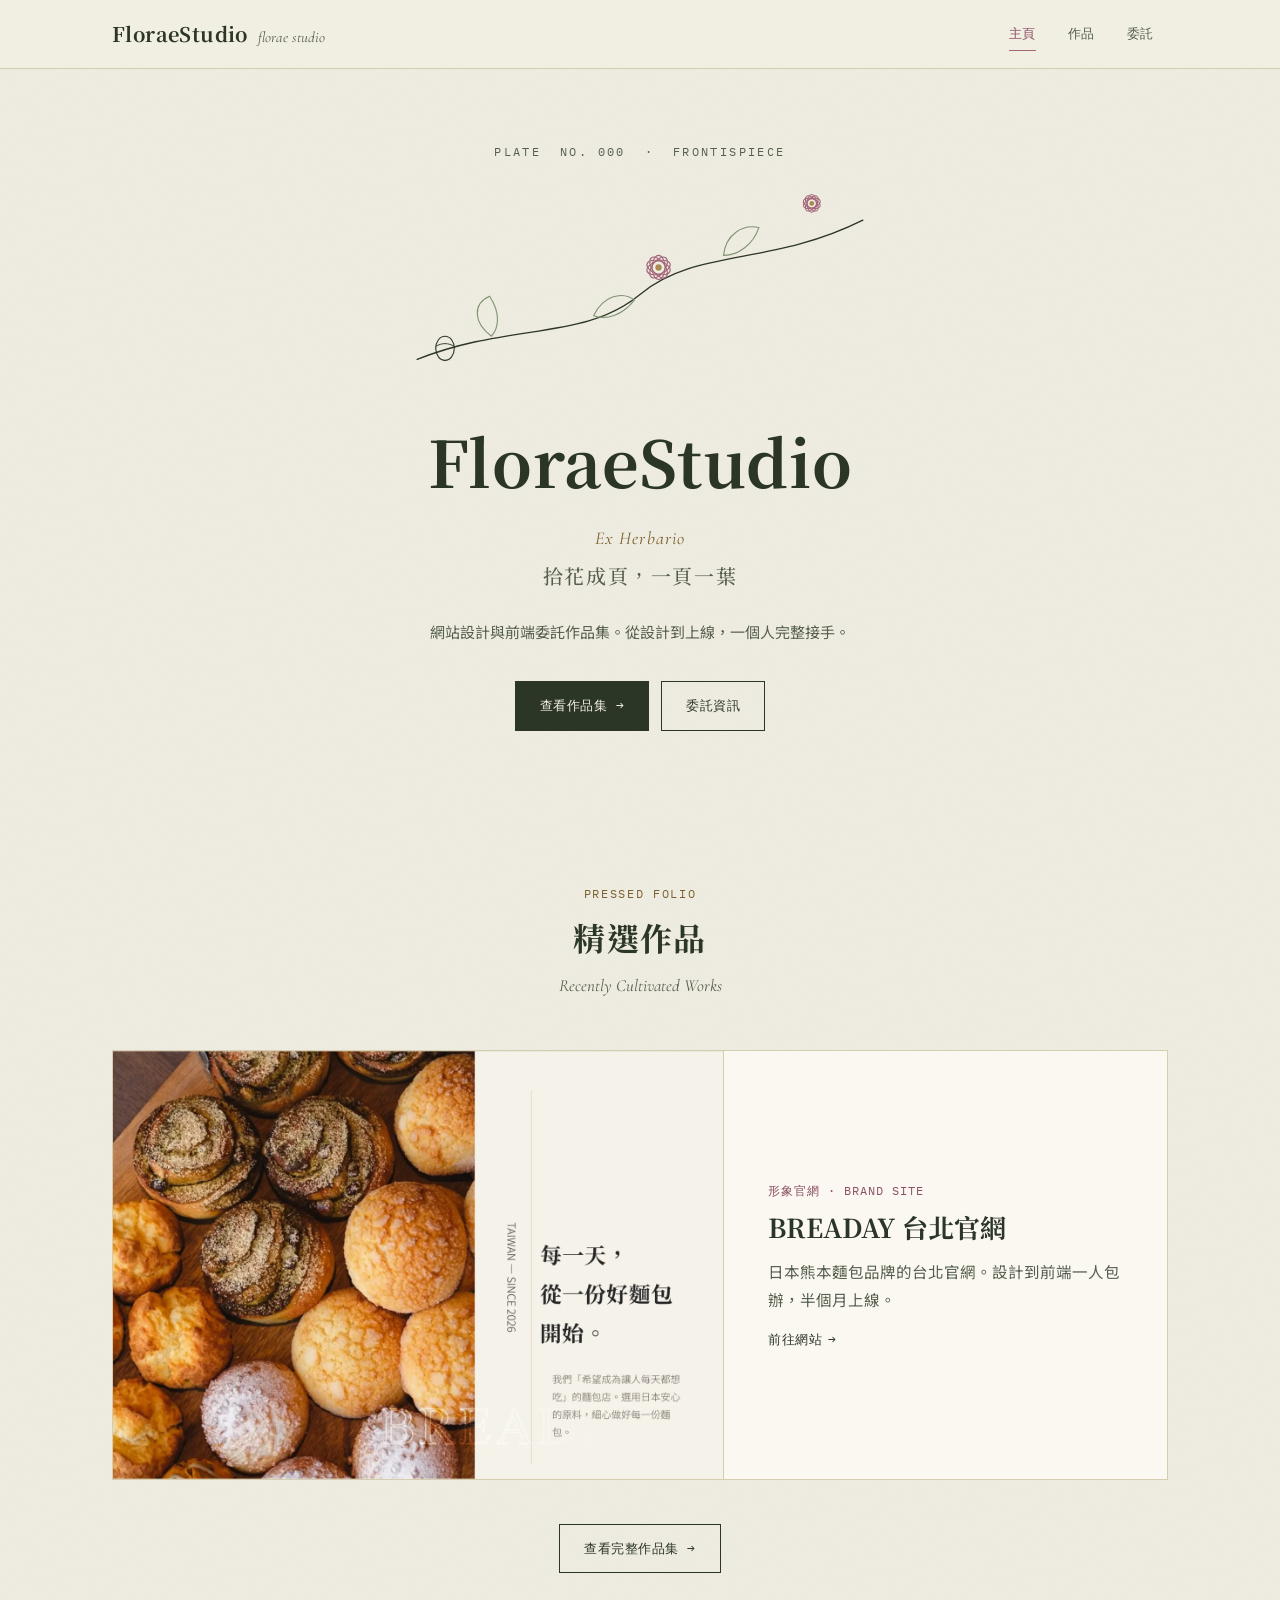
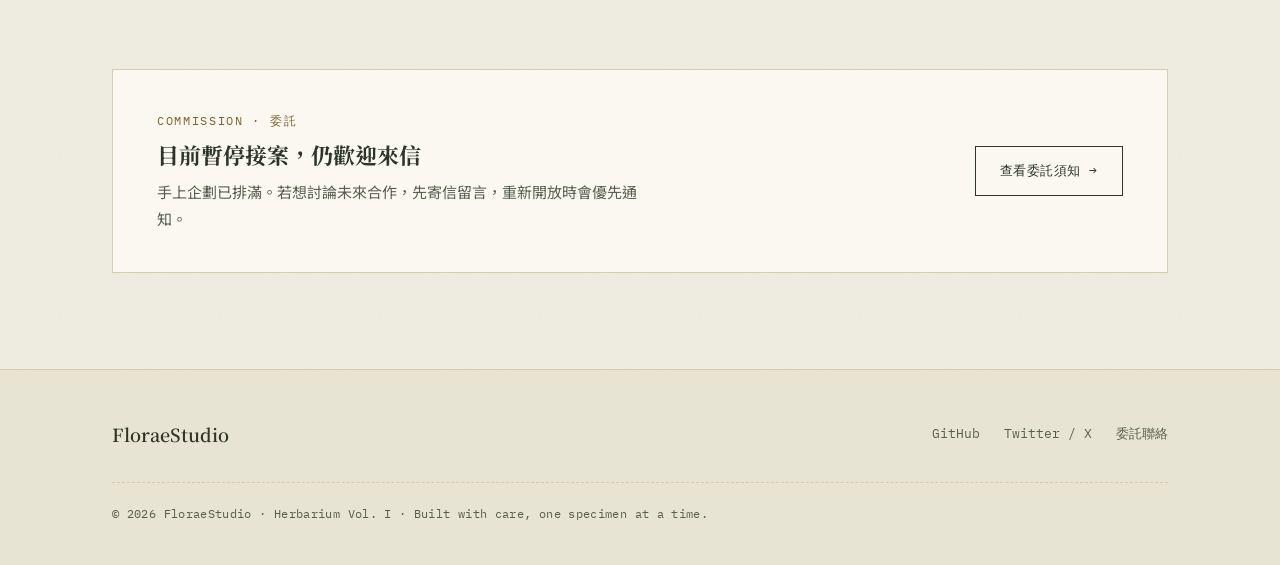
<file: index.html>
<!DOCTYPE html>
<html lang="zh-Hant">

<head>
  <meta charset="UTF-8">
  <meta name="viewport" content="width=device-width, initial-scale=1.0">
  <title>FloraeStudio — 標本誌｜網站設計作品集</title>
  <meta name="description" content="FloraeStudio 網站設計與前端委託作品集，呈現作品與委託資訊。">

  <link rel="preconnect" href="https://fonts.googleapis.com">
  <link rel="preconnect" href="https://fonts.gstatic.com" crossorigin>
  <link
    href="https://fonts.googleapis.com/css2?family=Cormorant+Garamond:ital,wght@0,500;0,600;1,500&family=Noto+Serif+TC:wght@500;600;700&family=Noto+Sans+TC:wght@400;500&family=IBM+Plex+Mono:wght@400;500&display=swap"
    rel="stylesheet">

  <link rel="stylesheet" href="css/lenis.css">
  <link rel="stylesheet" href="css/base.css">
  <link rel="stylesheet" href="css/home.css">
</head>

<body>

  <header>
    <div class="nav-inner">
      <a class="wordmark" href="index.html#home" aria-label="FloraeStudio 首頁">
        <span class="name">FloraeStudio</span>
        <span class="sub">florae studio</span>
      </a>
      <button class="menu-toggle" id="menuToggle" type="button" aria-expanded="false" aria-controls="primaryNav"
        aria-label="開啟選單">
        <span class="bar"></span>
        <span class="bar"></span>
        <span class="bar"></span>
      </button>
      <nav aria-label="主選單" id="primaryNav">
        <ul>
          <li><a href="#home" class="active">主頁</a></li>
          <li><a href="works.html">作品</a></li>
          <li><a href="commission.html">委託</a></li>
        </ul>
      </nav>
    </div>
  </header>

  <main>
  <section class="hero" id="home">
    <div class="wrap">
      <div class="plate-no rise" style="--i:0">PLATE&nbsp;&nbsp;NO.&nbsp;000&nbsp;&nbsp;·&nbsp;&nbsp;FRONTISPIECE</div>

      <div class="rise" style="--i:1">
      <svg class="emblem" viewBox="0 0 560 240" fill="none" xmlns="http://www.w3.org/2000/svg" aria-hidden="true">
        <!-- branch -->
        <path d="M40 190 C 140 150, 220 170, 280 120 C 340 70, 420 90, 520 40" stroke="#2b3627" stroke-width="1.4"
          fill="none" stroke-linecap="round" />
        <!-- leaves along branch -->
        <g class="sway sway-a">
          <path d="M120 165 C 100 150, 100 130, 118 122 C 130 140, 128 156, 120 165 Z" stroke="#7f9271"
            stroke-width="1.2" fill="none" />
        </g>
        <g class="sway sway-b">
          <path d="M230 143 C 240 122, 260 116, 274 126 C 262 142, 244 148, 230 143 Z" stroke="#7f9271"
            stroke-width="1.2" fill="none" />
        </g>
        <g class="sway sway-c">
          <path d="M370 78 C 372 56, 390 44, 408 48 C 402 66, 386 78, 370 78 Z" stroke="#7f9271" stroke-width="1.2"
            fill="none" />
        </g>
        <!-- blooms -->
        <g transform="translate(300,105)">
          <g class="sway sway-b">
            <g stroke="#a3667a" stroke-width="1.2" fill="none">
              <ellipse cx="0" cy="-14" rx="7" ry="13" />
              <ellipse cx="0" cy="-14" rx="7" ry="13" transform="rotate(72 0 -14)" />
              <ellipse cx="0" cy="-14" rx="7" ry="13" transform="rotate(144 0 -14)" />
              <ellipse cx="0" cy="-14" rx="7" ry="13" transform="rotate(216 0 -14)" />
              <ellipse cx="0" cy="-14" rx="7" ry="13" transform="rotate(288 0 -14)" />
            </g>
            <circle class="pulse" cx="0" cy="-14" r="3.4" fill="#ab8a52" />
          </g>
        </g>
        <g transform="translate(465,32)">
          <g class="sway sway-c">
            <g stroke="#a3667a" stroke-width="1.1" fill="none">
              <ellipse cx="0" cy="-10" rx="5" ry="9.5" />
              <ellipse cx="0" cy="-10" rx="5" ry="9.5" transform="rotate(72 0 -10)" />
              <ellipse cx="0" cy="-10" rx="5" ry="9.5" transform="rotate(144 0 -10)" />
              <ellipse cx="0" cy="-10" rx="5" ry="9.5" transform="rotate(216 0 -10)" />
              <ellipse cx="0" cy="-10" rx="5" ry="9.5" transform="rotate(288 0 -10)" />
            </g>
            <circle class="pulse" cx="0" cy="-10" r="2.6" fill="#ab8a52" />
          </g>
        </g>
        <!-- seed pod -->
        <g transform="translate(70,178)">
          <g class="sway sway-a">
            <ellipse cx="0" cy="0" rx="10" ry="13" stroke="#2b3627" stroke-width="1.2" fill="none" />
            <path d="M-10 -2 C -4 -6, 4 -6, 10 -2" stroke="#2b3627" stroke-width="1" />
          </g>
        </g>
      </svg>
      </div>

      <h1 class="rise" style="--i:2">FloraeStudio</h1>
      <p class="tagline rise" style="--i:3">
        <span class="tagline-latin">Ex Herbario</span>
        <span class="tagline-zh">拾花成頁，一頁一葉</span>
      </p>
      <p class="desc rise" style="--i:4">網站設計與前端委託作品集。從設計到上線，一個人完整接手。</p>
      <div class="actions rise" style="--i:5">
        <a class="btn solid" href="#portfolio">查看作品集 →</a>
        <a class="btn" href="commission.html">委託資訊</a>
      </div>
    </div>
  </section>

  <section class="portfolio-section featured" id="portfolio">
    <div class="wrap">
      <div class="section-head">
        <span class="eyebrow">Pressed Folio</span>
        <h2>精選作品</h2>
        <p class="sub">Recently Cultivated Works</p>
      </div>

      <!-- 精選幾件代表作；完整分類與所有作品在 works.html -->
      <div class="project-grid" id="featuredGrid"></div>

      <div class="featured-cta">
        <a class="btn" href="works.html">查看完整作品集 →</a>
      </div>
    </div>
  </section>

  <section class="contact-band">
    <div class="wrap">
      <div class="contact-card">
        <div>
          <span class="eyebrow">Commission · 委託</span>
          <h3>目前暫停接案，仍歡迎來信</h3>
          <p>手上企劃已排滿。若想討論未來合作，先寄信留言，重新開放時會優先通知。</p>
        </div>
        <a class="btn" href="commission.html">查看委託須知 →</a>
      </div>
    </div>
  </section>
</main>

  <footer>
    <div class="foot-inner">
      <span class="brand">FloraeStudio</span>
      <div class="links">
        <a href="#">GitHub</a>
        <a href="#">Twitter / X</a>
        <a href="commission.html">委託聯絡</a>
      </div>
      <div class="fine">© 2026 FloraeStudio · Herbarium Vol. I · Built with care, one specimen at a time.</div>
    </div>
  </footer>

  <script src="js/vendor/lenis.min.js" defer></script>
  <script src="js/main.js" defer></script>
</body>

</html>
</file>
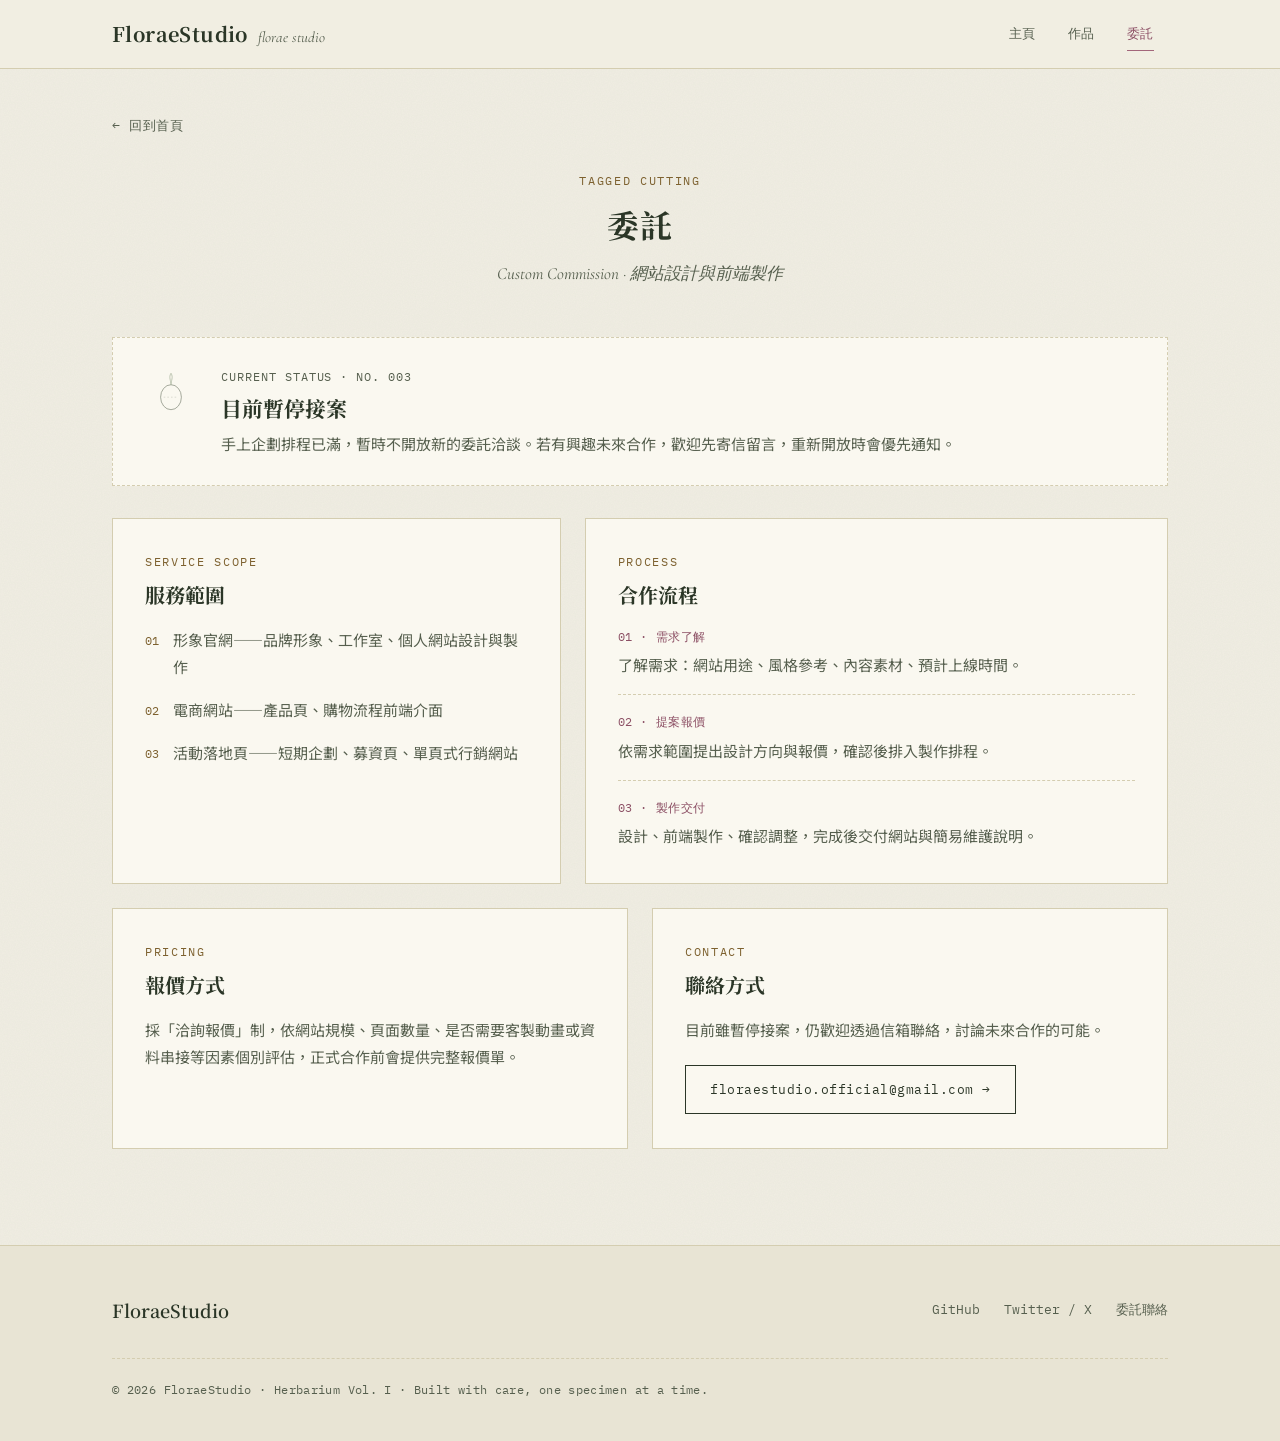
<file: commission.html>
<!DOCTYPE html>
<html lang="zh-Hant">

<head>
  <meta charset="UTF-8">
  <meta name="viewport" content="width=device-width, initial-scale=1.0">
  <title>委託須知 — FloraeStudio</title>
  <meta name="description" content="FloraeStudio 委託須知：服務範圍、合作流程、報價方式與聯絡資訊。">

  <link rel="preconnect" href="https://fonts.googleapis.com">
  <link rel="preconnect" href="https://fonts.gstatic.com" crossorigin>
  <link
    href="https://fonts.googleapis.com/css2?family=Cormorant+Garamond:ital,wght@0,500;0,600;1,500&family=Noto+Serif+TC:wght@500;600;700&family=Noto+Sans+TC:wght@400;500&family=IBM+Plex+Mono:wght@400;500&display=swap"
    rel="stylesheet">

  <link rel="stylesheet" href="css/lenis.css">
  <link rel="stylesheet" href="css/base.css">
  <link rel="stylesheet" href="css/commission.css">
</head>

<body data-page="commission">

  <header>
    <div class="nav-inner">
      <a class="wordmark" href="index.html#home" aria-label="FloraeStudio 首頁">
        <span class="name">FloraeStudio</span>
        <span class="sub">florae studio</span>
      </a>
      <button class="menu-toggle" id="menuToggle" type="button" aria-expanded="false" aria-controls="primaryNav"
        aria-label="開啟選單">
        <span class="bar"></span>
        <span class="bar"></span>
        <span class="bar"></span>
      </button>
      <nav aria-label="主選單" id="primaryNav">
        <ul>
          <li><a href="index.html#home">主頁</a></li>
          <li><a href="index.html#portfolio">作品</a></li>
          <li><a href="commission.html" class="active">委託</a></li>
        </ul>
      </nav>
    </div>
  </header>

  <section class="commission-hero">
    <div class="wrap">
      <a class="detail-back" href="index.html#home">← 回到首頁</a>
    </div>
  </section>

  <section class="commission-section" id="commission">
    <div class="wrap">
      <div class="section-head">
        <span class="eyebrow">Tagged Cutting</span>
        <h2>委託</h2>
        <p class="sub">Custom Commission · 網站設計與前端製作</p>
      </div>

      <div class="status-plate is-paused">
        <div class="status-icon" aria-hidden="true">
          <svg viewBox="0 0 100 100" fill="none">
            <ellipse cx="50" cy="60" rx="20" ry="24" stroke="currentColor" stroke-width="1.4" fill="none" />
            <path d="M50 36 C 50 28, 45 22, 50 14 C 55 22, 50 28, 50 36" stroke="#7f9271" stroke-width="1.3"
              fill="none" />
            <path d="M36 60 L64 60" stroke="currentColor" stroke-width="1" stroke-dasharray="3 4" opacity="0.5" />
          </svg>
        </div>
        <div class="status-text">
          <span class="status-label">Current Status · No. 003</span>
          <h3>目前暫停接案</h3>
          <p>手上企劃排程已滿，暫時不開放新的委託洽談。若有興趣未來合作，歡迎先寄信留言，重新開放時會優先通知。</p>
        </div>
      </div>

      <div class="commission-grid">
        <div class="commission-block">
          <span class="eyebrow">Service Scope</span>
          <h3>服務範圍</h3>
          <ul class="scope-list">
            <li><span class="no">01</span>形象官網——品牌形象、工作室、個人網站設計與製作</li>
            <li><span class="no">02</span>電商網站——產品頁、購物流程前端介面</li>
            <li><span class="no">03</span>活動落地頁——短期企劃、募資頁、單頁式行銷網站</li>
          </ul>
        </div>

        <div class="commission-block">
          <span class="eyebrow">Process</span>
          <h3>合作流程</h3>
          <ol class="process-list">
            <li>
              <span class="step">01 · 需求了解</span>
              <p>了解需求：網站用途、風格參考、內容素材、預計上線時間。</p>
            </li>
            <li>
              <span class="step">02 · 提案報價</span>
              <p>依需求範圍提出設計方向與報價，確認後排入製作排程。</p>
            </li>
            <li>
              <span class="step">03 · 製作交付</span>
              <p>設計、前端製作、確認調整，完成後交付網站與簡易維護說明。</p>
            </li>
          </ol>
        </div>
      </div>

      <div class="commission-foot">
        <div class="pricing-note">
          <span class="eyebrow">Pricing</span>
          <h3>報價方式</h3>
          <p>採「洽詢報價」制，依網站規模、頁面數量、是否需要客製動畫或資料串接等因素個別評估，正式合作前會提供完整報價單。</p>
        </div>

        <div class="commission-contact" id="contact">
          <span class="eyebrow">Contact</span>
          <h3>聯絡方式</h3>
          <p>目前雖暫停接案，仍歡迎透過信箱聯絡，討論未來合作的可能。</p>
          <a class="btn" href="mailto:floraestudio.official@gmail.com">floraestudio.official@gmail.com →</a>
        </div>
      </div>
    </div>
  </section>

  <footer>
    <div class="foot-inner">
      <span class="brand">FloraeStudio</span>
      <div class="links">
        <a href="#">GitHub</a>
        <a href="#">Twitter / X</a>
        <a href="#contact">委託聯絡</a>
      </div>
      <div class="fine">© 2026 FloraeStudio · Herbarium Vol. I · Built with care, one specimen at a time.</div>
    </div>
  </footer>

  <script src="js/vendor/lenis.min.js" defer></script>
  <script src="js/main.js" defer></script>
</body>

</html>
</file>
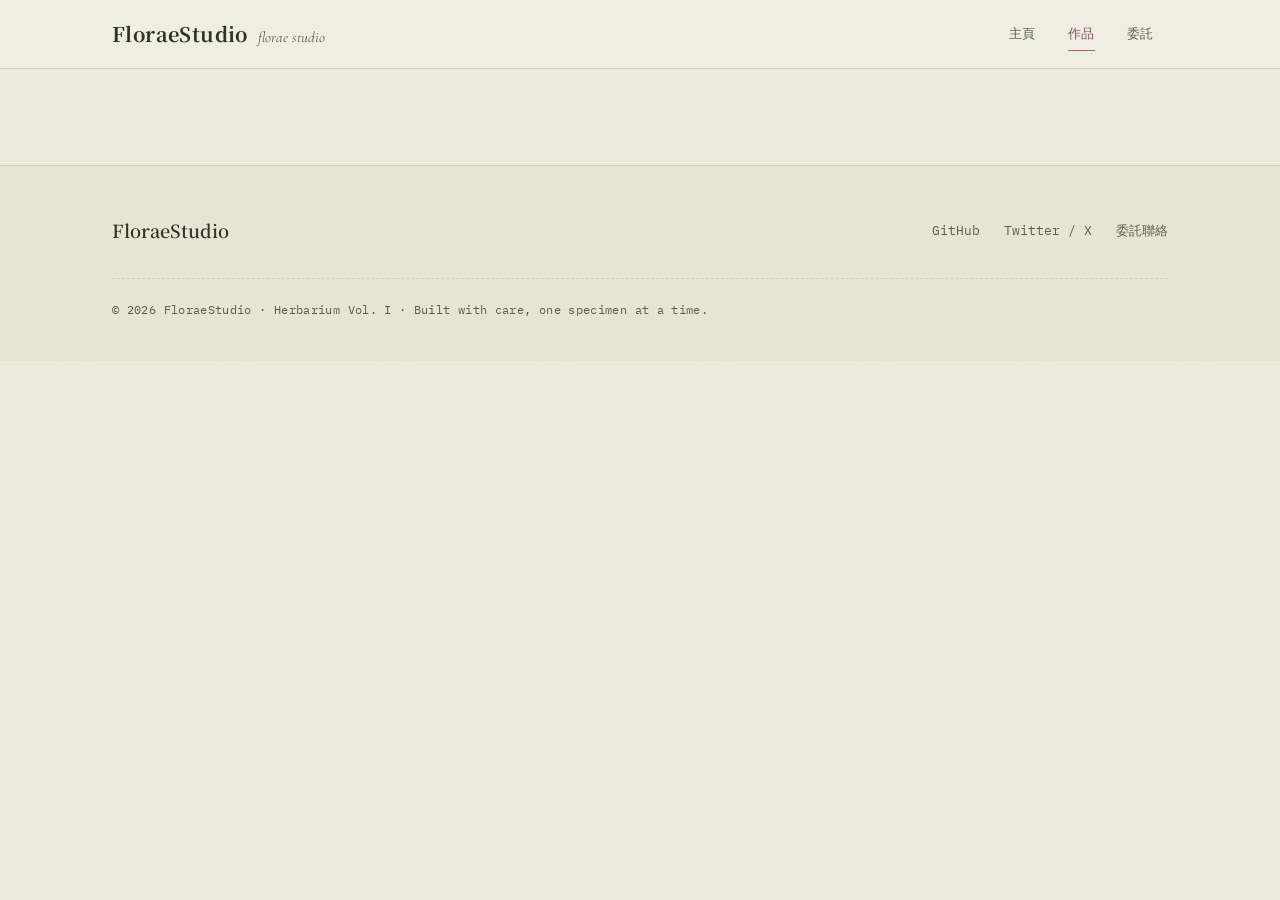
<file: project.html>
<!DOCTYPE html>
<html lang="zh-Hant">

<head>
  <meta charset="UTF-8">
  <meta name="viewport" content="width=device-width, initial-scale=1.0">
  <title>作品案例 — FloraeStudio</title>
  <meta name="description" content="FloraeStudio 網站設計作品案例詳情。">

  <link rel="preconnect" href="https://fonts.googleapis.com">
  <link rel="preconnect" href="https://fonts.gstatic.com" crossorigin>
  <link
    href="https://fonts.googleapis.com/css2?family=Cormorant+Garamond:ital,wght@0,500;0,600;1,500&family=Noto+Serif+TC:wght@500;600;700&family=Noto+Sans+TC:wght@400;500&family=IBM+Plex+Mono:wght@400;500&display=swap"
    rel="stylesheet">

  <link rel="stylesheet" href="css/lenis.css">
  <link rel="stylesheet" href="css/base.css">
  <link rel="stylesheet" href="css/project.css">
</head>

<body data-page="project">

  <header>
    <div class="nav-inner">
      <a class="wordmark" href="index.html#home" aria-label="FloraeStudio 首頁">
        <span class="name">FloraeStudio</span>
        <span class="sub">florae studio</span>
      </a>
      <button class="menu-toggle" id="menuToggle" type="button" aria-expanded="false" aria-controls="primaryNav"
        aria-label="開啟選單">
        <span class="bar"></span>
        <span class="bar"></span>
        <span class="bar"></span>
      </button>
      <nav aria-label="主選單" id="primaryNav">
        <ul>
          <li><a href="index.html#home">主頁</a></li>
          <li><a href="works.html" class="active">作品</a></li>
          <li><a href="commission.html">委託</a></li>
        </ul>
      </nav>
    </div>
  </header>

  <!-- 找不到對應作品時顯示（沒有 ?id= 或 id 不存在於 projects.json） -->
  <div class="detail-notfound" id="notFound" hidden>
    <span class="eyebrow">Specimen Not Found</span>
    <h1>找不到這件標本</h1>
    <p>可能連結有誤，或這件作品已經被移除、重新分類了。</p>
    <p><a class="detail-back" href="works.html">← 所有作品</a></p>
  </div>

  <!-- 正常內容：由 js/main.js 依 projects.json 動態填入 -->
  <article id="projectDetail" hidden>

    <section class="detail-hero">
      <div class="wrap">
        <a class="detail-back" href="works.html">← 回到作品集</a>
        <div class="plate-no" id="detailPlateNo">PLATE · SPECIMEN DETAIL</div>
        <h1 id="detailTitle">作品標題</h1>
        <span class="cat-label" id="detailCategory">分類</span>

        <dl class="detail-meta" id="detailMeta">
          <!-- JS 動態產生 dt/dd 配對 -->
        </dl>
      </div>
    </section>

    <div class="detail-frame">
      <div class="plate">
        <div class="shot" id="detailShot">
          <!-- JS 填入實際截圖或佔位圖示 -->
        </div>
      </div>
    </div>

    <div class="detail-body" id="detailBody">
      <!-- JS 依 content 欄位產生段落 -->
    </div>

    <div class="detail-cta" id="detailCta" hidden>
      <a id="detailCtaLink" href="#" target="_blank" rel="noopener">前往網站 →</a>
    </div>

    <div class="detail-gallery" id="detailGallery" hidden>
      <!-- JS 依 gallery 欄位產生額外截圖 -->
    </div>

  </article>

  <footer>
    <div class="foot-inner">
      <span class="brand">FloraeStudio</span>
      <div class="links">
        <a href="#">GitHub</a>
        <a href="#">Twitter / X</a>
        <a href="commission.html">委託聯絡</a>
      </div>
      <div class="fine">© 2026 FloraeStudio · Herbarium Vol. I · Built with care, one specimen at a time.</div>
    </div>
  </footer>

  <script src="js/vendor/lenis.min.js" defer></script>
  <script src="js/main.js" defer></script>
</body>

</html>
</file>
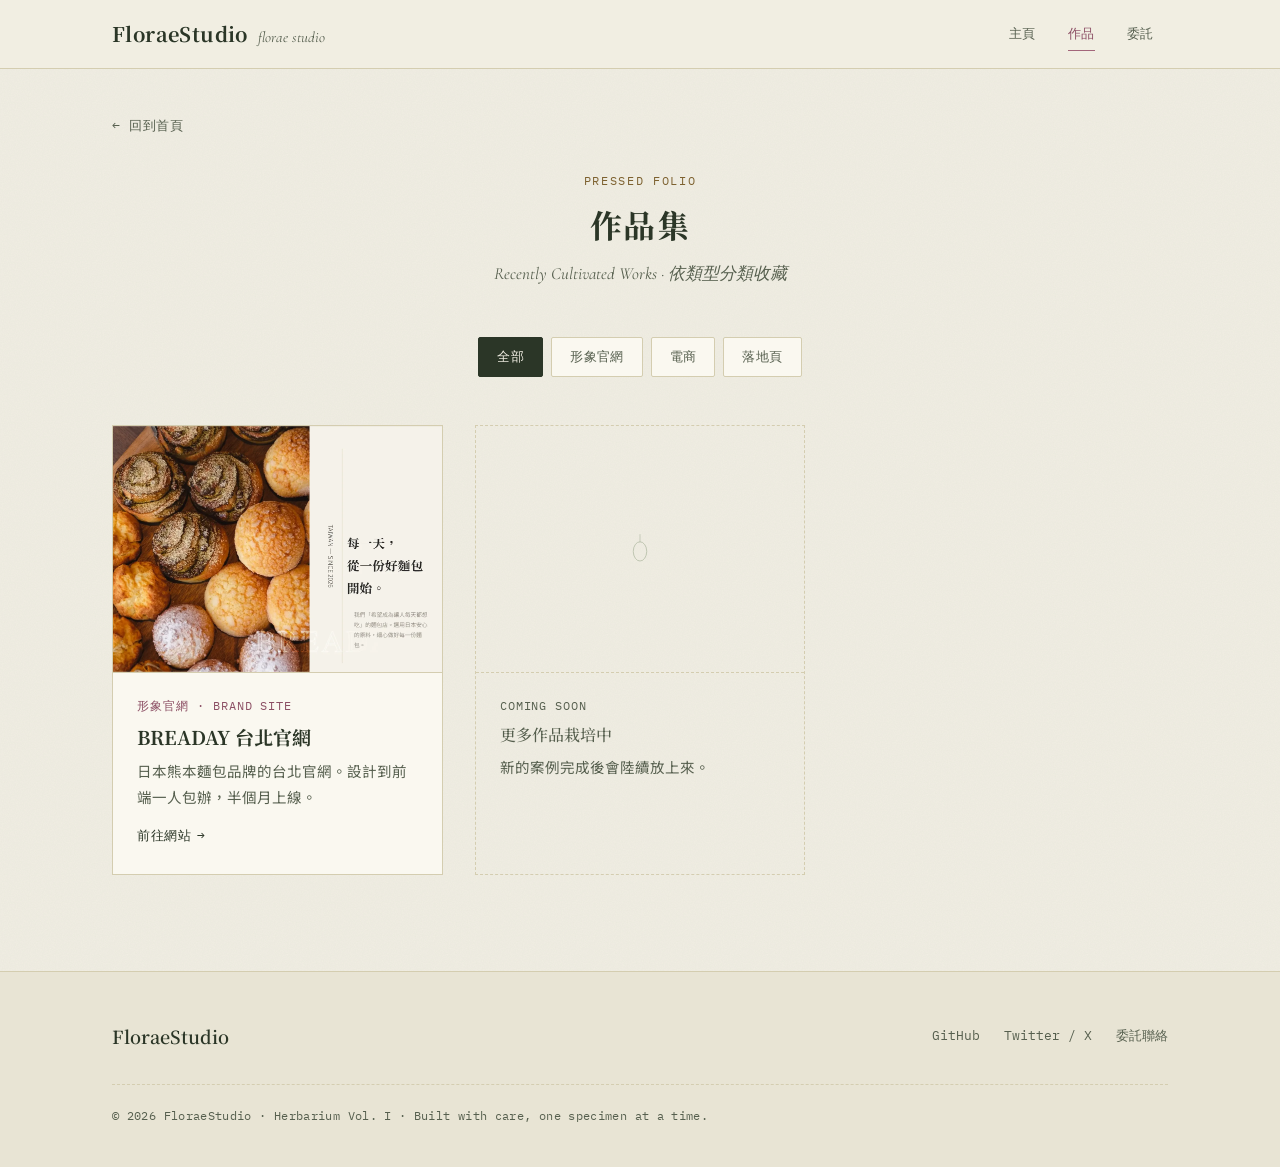
<file: works.html>
<!DOCTYPE html>
<html lang="zh-Hant">

<head>
  <meta charset="UTF-8">
  <meta name="viewport" content="width=device-width, initial-scale=1.0">
  <title>作品集 — FloraeStudio</title>
  <meta name="description" content="FloraeStudio 網站設計作品集，依形象官網、電商、落地頁分類收藏。">

  <link rel="preconnect" href="https://fonts.googleapis.com">
  <link rel="preconnect" href="https://fonts.gstatic.com" crossorigin>
  <link
    href="https://fonts.googleapis.com/css2?family=Cormorant+Garamond:ital,wght@0,500;0,600;1,500&family=Noto+Serif+TC:wght@500;600;700&family=Noto+Sans+TC:wght@400;500&family=IBM+Plex+Mono:wght@400;500&display=swap"
    rel="stylesheet">

  <link rel="stylesheet" href="css/lenis.css">
  <link rel="stylesheet" href="css/base.css">
  <link rel="stylesheet" href="css/works.css">
</head>

<body data-page="works">

  <header>
    <div class="nav-inner">
      <a class="wordmark" href="index.html#home" aria-label="FloraeStudio 首頁">
        <span class="name">FloraeStudio</span>
        <span class="sub">florae studio</span>
      </a>
      <button class="menu-toggle" id="menuToggle" type="button" aria-expanded="false" aria-controls="primaryNav"
        aria-label="開啟選單">
        <span class="bar"></span>
        <span class="bar"></span>
        <span class="bar"></span>
      </button>
      <nav aria-label="主選單" id="primaryNav">
        <ul>
          <li><a href="index.html#home">主頁</a></li>
          <li><a href="works.html" class="active">作品</a></li>
          <li><a href="commission.html">委託</a></li>
        </ul>
      </nav>
    </div>
  </header>

  <section class="works-hero">
    <div class="wrap">
      <a class="detail-back" href="index.html#home">← 回到首頁</a>
    </div>
  </section>

  <section class="portfolio-section" id="portfolio">
    <div class="wrap">
      <div class="section-head">
        <span class="eyebrow">Pressed Folio</span>
        <h2>作品集</h2>
        <p class="sub">Recently Cultivated Works · 依類型分類收藏</p>
      </div>

      <!-- 以下兩個容器由 js/main.js 依 data/projects.json 動態產生內容 -->
      <div class="filter-chips" id="filterChips" role="tablist" aria-label="作品分類篩選"></div>
      <div class="project-grid" id="projectGrid"></div>
    </div>
  </section>

  <footer>
    <div class="foot-inner">
      <span class="brand">FloraeStudio</span>
      <div class="links">
        <a href="#">GitHub</a>
        <a href="#">Twitter / X</a>
        <a href="commission.html">委託聯絡</a>
      </div>
      <div class="fine">© 2026 FloraeStudio · Herbarium Vol. I · Built with care, one specimen at a time.</div>
    </div>
  </footer>

  <script src="js/vendor/lenis.min.js" defer></script>
  <script src="js/main.js" defer></script>
</body>

</html>
</file>
<file: css/lenis.css>
html.lenis,
html.lenis body {
  height: auto;
}

.lenis:not(.lenis-autoToggle).lenis-stopped {
  overflow: clip;
}

.lenis [data-lenis-prevent],
.lenis [data-lenis-prevent-wheel],
.lenis [data-lenis-prevent-touch],
.lenis [data-lenis-prevent-vertical],
.lenis [data-lenis-prevent-horizontal] {
  overscroll-behavior: contain;
}

.lenis.lenis-smooth iframe {
  pointer-events: none;
}

.lenis.lenis-autoToggle {
  transition-property: overflow;
  transition-duration: 1ms;
  transition-behavior: allow-discrete;
}
</file>
<file: css/base.css>
/* ============================================================
   base.css — 全站共用樣式
   變數、reset、版面容器、header/nav、footer、作品卡片
   ============================================================ */

:root {
  --paper: #f1eee3;
  --paper-deep: #e8e4d4;
  --card: #faf8f0;
  --ink: #2b3627;
  --ink-soft: #565f4e;
  --rose: #a3667a;
  --rose-ink: #8c4f64;      /* 小字用，對比度比 --rose 高 */
  --sage: #7f9271;
  --brass: #ab8a52;
  --brass-ink: #7d612f;     /* 小字用，對比度比 --brass 高 */
  --line: #d4cdb0;
  --shadow: rgba(43, 54, 39, 0.16);

  --font-serif: 'Noto Serif TC', serif;
  --font-sans: 'Noto Sans TC', sans-serif;
  --font-mono: 'IBM Plex Mono', monospace;
  --font-latin: 'Cormorant Garamond', serif;

  --container: 1120px;
  --gutter: 32px;
  --header-h: 68px;
  --ease: cubic-bezier(.22, .61, .36, 1);
}

* {
  box-sizing: border-box;
}

/* 注意：不要在 html 上設 scroll-behavior: smooth。
   Lenis 會自己處理平滑捲動，兩者疊加會互相打架，造成卡頓／抖動。
   錨點捲動交給 Lenis（見 js/main.js 的 anchors 設定）。 */

body {
  margin: 0;
  background-color: var(--paper);
  /* 紙張顆粒：跟著內容捲動的小圖磚，不使用 position:fixed 的全螢幕圖層，
     避免每一幀捲動都要重繪整個視窗大小的圖層 */
  background-image: url("data:image/svg+xml,%3Csvg xmlns='http://www.w3.org/2000/svg' width='160' height='160'%3E%3Cfilter id='n'%3E%3CfeTurbulence type='fractalNoise' baseFrequency='0.85' numOctaves='2' stitchTiles='stitch'/%3E%3CfeColorMatrix type='matrix' values='0 0 0 0 0.16  0 0 0 0 0.20  0 0 0 0 0.14  0 0 0 0.05 0'/%3E%3C/filter%3E%3Crect width='100%25' height='100%25' filter='url(%23n)'/%3E%3C/svg%3E");
  color: var(--ink);
  font-family: var(--font-sans);
  font-size: 16px;
  line-height: 1.8;
  -webkit-font-smoothing: antialiased;
  text-rendering: optimizeLegibility;
}

img {
  max-width: 100%;
  display: block;
}

a {
  color: inherit;
}

h1,
h2,
h3,
h4 {
  font-family: var(--font-serif);
  margin: 0;
  color: var(--ink);
  line-height: 1.35;
}

p {
  margin: 0;
}

:focus-visible {
  outline: 2px solid var(--rose);
  outline-offset: 3px;
}

/* ---------- layout ---------- */
.wrap {
  max-width: var(--container);
  margin: 0 auto;
  padding: 0 var(--gutter);
}

.eyebrow {
  display: block;
  font-family: var(--font-mono);
  font-size: 12px;
  letter-spacing: 0.14em;
  text-transform: uppercase;
  color: var(--brass-ink);
}

.section-head {
  text-align: center;
  margin-bottom: 48px;
}

.section-head .eyebrow {
  margin-bottom: 12px;
}

.section-head h2 {
  font-size: clamp(26px, 3.2vw, 32px);
  letter-spacing: 0.04em;
}

.section-head .sub {
  margin-top: 12px;
  font-family: var(--font-latin);
  font-style: italic;
  font-size: 17px;
  color: var(--ink-soft);
}

/* 共用按鈕 */
.btn {
  display: inline-flex;
  align-items: center;
  gap: 8px;
  font-family: var(--font-mono);
  font-size: 13px;
  letter-spacing: 0.04em;
  padding: 12px 24px;
  border: 1px solid var(--ink);
  color: var(--ink);
  background: transparent;
  text-decoration: none;
  cursor: pointer;
  transition: background .25s ease, color .25s ease, gap .25s ease;
}

.btn:hover {
  background: var(--ink);
  color: var(--paper);
  gap: 12px;
}

.detail-back {
  display: inline-flex;
  align-items: center;
  gap: 6px;
  font-family: var(--font-mono);
  font-size: 13px;
  letter-spacing: 0.04em;
  color: var(--ink-soft);
  text-decoration: none;
  transition: color .2s ease, gap .2s ease;
}

.detail-back:hover {
  color: var(--rose-ink);
  gap: 10px;
}

/* ---------- header / nav ---------- */
/* 不使用 backdrop-filter：捲動時它必須每一幀重新模糊下方內容，是常見的卡頓來源。
   改用接近不透明的底色，視覺差異很小、效能好很多。 */
header {
  position: sticky;
  top: 0;
  z-index: 50;
  background: rgba(241, 238, 227, 0.97);
  border-bottom: 1px solid var(--line);
}

.nav-inner {
  display: flex;
  align-items: center;
  justify-content: space-between;
  height: var(--header-h);
  max-width: var(--container);
  margin: 0 auto;
  padding: 0 var(--gutter);
}

.wordmark {
  display: flex;
  align-items: baseline;
  gap: 10px;
  text-decoration: none;
}

.wordmark .name {
  font-family: var(--font-serif);
  font-weight: 700;
  font-size: 20px;
  letter-spacing: 0.02em;
}

.wordmark .sub {
  font-family: var(--font-latin);
  font-style: italic;
  font-size: 15px;
  color: var(--ink-soft);
}

nav ul {
  list-style: none;
  display: flex;
  gap: 4px;
  margin: 0;
  padding: 0;
}

nav a {
  position: relative;
  display: inline-flex;
  align-items: center;
  text-decoration: none;
  font-family: var(--font-mono);
  font-size: 13px;
  letter-spacing: 0.04em;
  padding: 8px 14px;
  color: var(--ink-soft);
  transition: color .2s ease;
}

/* 底線指示，取代原本一直呼吸的小圓點（持續動畫會讓頁面一直在重繪） */
nav a::after {
  content: "";
  position: absolute;
  left: 14px;
  right: 14px;
  bottom: 3px;
  height: 1px;
  background: var(--rose);
  transform: scaleX(0);
  transform-origin: left;
  transition: transform .3s var(--ease);
}

nav a:hover {
  color: var(--ink);
}

nav a:hover::after,
nav a.active::after {
  transform: scaleX(1);
}

nav a.active {
  color: var(--rose-ink);
}

.menu-toggle {
  display: none;
  flex-direction: column;
  justify-content: center;
  gap: 5px;
  width: 40px;
  height: 40px;
  padding: 0 9px;
  border: none;
  background: transparent;
  cursor: pointer;
}

.menu-toggle .bar {
  display: block;
  width: 22px;
  height: 1.5px;
  background: var(--ink);
  transition: transform .25s ease, opacity .2s ease;
}

header.nav-open .menu-toggle .bar:nth-child(1) {
  transform: translateY(6.5px) rotate(45deg);
}

header.nav-open .menu-toggle .bar:nth-child(2) {
  opacity: 0;
}

header.nav-open .menu-toggle .bar:nth-child(3) {
  transform: translateY(-6.5px) rotate(-45deg);
}

/* ---------- divider ---------- */
.divider {
  max-width: var(--container);
  margin: 0 auto;
  padding: 0 var(--gutter);
}

.divider hr {
  border: none;
  border-top: 1px dashed var(--line);
  margin: 0;
}

/* ---------- footer ---------- */
footer {
  margin-top: 96px;
  padding: 48px 0 40px;
  border-top: 1px solid var(--line);
  background: var(--paper-deep);
}

.foot-inner {
  max-width: var(--container);
  margin: 0 auto;
  padding: 0 var(--gutter);   /* 與 header、.wrap 使用同一組寬度，三者左右對齊 */
  display: flex;
  flex-wrap: wrap;
  gap: 16px 24px;
  justify-content: space-between;
  align-items: center;
}

footer .brand {
  font-family: var(--font-serif);
  font-weight: 600;
  font-size: 18px;
}

footer .links {
  display: flex;
  gap: 24px;
  font-family: var(--font-mono);
  font-size: 13px;
}

footer .links a {
  text-decoration: none;
  color: var(--ink-soft);
  transition: color .2s ease;
}

footer .links a:hover {
  color: var(--rose-ink);
}

footer .fine {
  width: 100%;
  margin-top: 16px;
  padding-top: 20px;
  border-top: 1px dashed var(--line);
  font-family: var(--font-mono);
  font-size: 12px;
  color: var(--ink-soft);
  letter-spacing: 0.03em;
}

/* ---------- 作品卡片（首頁精選／works.html 共用） ---------- */
.portfolio-section {
  padding: 24px 0 0;
}

.project-grid {
  display: grid;
  grid-template-columns: repeat(3, 1fr);
  gap: 32px;
  min-height: 120px;
}

.project {
  display: flex;
  flex-direction: column;
  color: inherit;
  background: var(--card);
  border: 1px solid var(--line);
  transition: box-shadow .4s var(--ease), transform .4s var(--ease), border-color .3s ease;
}

.project[data-href] {
  cursor: pointer;
}

.project[data-href]:hover {
  transform: translateY(-4px);
  border-color: #bdb48f;
  box-shadow: 0 18px 32px -18px var(--shadow);
}

.project .shot {
  position: relative;
  aspect-ratio: 4 / 3;
  overflow: hidden;
  background: var(--paper-deep);
  border-bottom: 1px solid var(--line);
  display: flex;
  align-items: center;
  justify-content: center;
}

.project .shot img {
  width: 100%;
  height: 100%;
  object-fit: cover;
  transition: transform .8s var(--ease);
}

.project[data-href]:hover .shot img {
  transform: scale(1.035);
}

.project .shot svg {
  width: 48px;
  height: 48px;
  opacity: 0.6;
}

.project .shot .placeholder-label {
  position: absolute;
  bottom: 12px;
  left: 50%;
  transform: translateX(-50%);
  font-family: var(--font-mono);
  font-size: 11px;
  letter-spacing: 0.08em;
  color: var(--ink-soft);
  opacity: 0.7;
  text-transform: uppercase;
}

.project .body {
  padding: 22px 24px 26px;
}

.project .cat-label {
  display: block;
  margin-bottom: 8px;
  font-family: var(--font-mono);
  font-size: 12px;
  letter-spacing: 0.08em;
  color: var(--rose-ink);
  text-transform: uppercase;
}

.project h4 {
  font-size: 19px;
  margin: 0 0 8px;
}

.project p {
  font-size: 14.5px;
  line-height: 1.8;
  color: var(--ink-soft);
}

.project .more {
  display: inline-flex;
  align-items: center;
  gap: 6px;
  margin-top: 14px;
  font-family: var(--font-mono);
  font-size: 12.5px;
  letter-spacing: 0.04em;
  color: var(--ink);
  transition: gap .25s ease, color .25s ease;
}

.project[data-href]:hover .more {
  gap: 10px;
  color: var(--rose-ink);
}

/* 進場動畫：只動 opacity + transform（可由 GPU 合成，不觸發重排）。
   延遲只在進場當下設定，播完就清掉，不會拖慢之後的 hover。 */
.reveal {
  opacity: 0;
  transform: translateY(24px);
  transition: opacity .7s var(--ease), transform .7s var(--ease), box-shadow .4s var(--ease), border-color .3s ease;
}

.reveal.in-view {
  opacity: 1;
  transform: none;
}

.reveal.in-view[data-href]:hover {
  transform: translateY(-4px);
}

/* ---------- responsive ---------- */
@media (max-width: 900px) {
  .project-grid {
    grid-template-columns: repeat(2, 1fr);
    gap: 24px;
  }
}

@media (max-width: 640px) {
  :root {
    --gutter: 20px;
    --header-h: 60px;
  }

  body {
    font-size: 15px;
  }

  .project-grid {
    grid-template-columns: 1fr;
  }

  .menu-toggle {
    display: inline-flex;
  }

  nav {
    position: absolute;
    top: 100%;
    left: 0;
    right: 0;
    max-height: 0;
    overflow: hidden;
    background: var(--paper);
    border-bottom: 1px solid var(--line);
    visibility: hidden;
    transition: max-height .3s ease, visibility 0s linear .3s;
  }

  header.nav-open nav {
    max-height: 260px;
    visibility: visible;
    transition: max-height .3s ease, visibility 0s;
  }

  nav ul {
    flex-direction: column;
    gap: 0;
    padding: 6px var(--gutter) 16px;
  }

  nav a {
    padding: 14px 0;
    font-size: 14px;
  }

  nav a::after {
    left: 0;
    right: auto;
    width: 24px;
    bottom: 8px;
  }

  footer {
    margin-top: 72px;
  }

  .foot-inner {
    flex-direction: column;
    align-items: flex-start;
  }
}

/* ---------- reduced motion ---------- */
@media (prefers-reduced-motion: reduce) {

  *,
  *::before,
  *::after {
    animation: none !important;
    transition-duration: 0.01ms !important;
    transition-delay: 0ms !important;
  }

  .reveal {
    opacity: 1 !important;
    transform: none !important;
  }
}
</file>
<file: css/home.css>
/* ============================================================
   home.css — 首頁（index.html）專屬樣式
   需搭配 base.css 一起載入
   ============================================================ */

/* ---------- hero ---------- */
.hero {
  padding: 72px 0 80px;
  text-align: center;
}

.hero .plate-no {
  font-family: var(--font-mono);
  font-size: 12px;
  letter-spacing: 0.2em;
  color: var(--ink-soft);
  margin-bottom: 20px;
}

.hero svg.emblem {
  width: min(520px, 86vw);
  height: auto;
  margin: 0 auto;
  display: block;
}

.hero h1 {
  font-size: clamp(40px, 6.4vw, 64px);
  letter-spacing: 0.01em;
  margin-top: 12px;
}

.hero .tagline {
  margin-top: 18px;
  display: flex;
  flex-direction: column;
  align-items: center;
  gap: 4px;
}

.hero .tagline-latin {
  font-family: var(--font-latin);
  font-style: italic;
  font-size: 18px;
  letter-spacing: 0.06em;
  color: var(--brass-ink);
}

.hero .tagline-zh {
  font-family: var(--font-serif);
  font-weight: 500;
  font-size: 20px;
  letter-spacing: 0.08em;
  color: var(--ink-soft);
}

.hero .desc {
  max-width: 460px;
  margin: 24px auto 0;
  font-size: 15px;
  color: var(--ink-soft);
}

.hero .actions {
  margin-top: 36px;
  display: flex;
  flex-wrap: wrap;
  gap: 12px;
  justify-content: center;
}

.hero .btn.solid {
  background: var(--ink);
  color: var(--paper);
}

.hero .btn.solid:hover {
  background: #1d2619;
}

/* hero 進場：依序淡入，只用 opacity/transform */
.hero .rise {
  opacity: 0;
  transform: translateY(16px);
  animation: rise .9s var(--ease) forwards;
  animation-delay: calc(var(--i, 0) * 90ms + 80ms);
}

@keyframes rise {
  to {
    opacity: 1;
    transform: none;
  }
}

/* 環境動畫：只在 hero 可見時播放（js 會切換 .paused），離開畫面就完全停止 */
.emblem .sway {
  transform-box: fill-box;
  transform-origin: center;
  animation: leafSway 7s ease-in-out infinite;
}

.emblem .sway-a {
  animation-duration: 6.5s;
}

.emblem .sway-b {
  animation-duration: 8s;
  animation-delay: .5s;
}

.emblem .sway-c {
  animation-duration: 7.2s;
  animation-delay: 1.1s;
}

.emblem .pulse {
  transform-box: fill-box;
  transform-origin: center;
  animation: breathe 4.4s ease-in-out infinite;
}

.emblem.paused .sway,
.emblem.paused .pulse {
  animation-play-state: paused;
}

@keyframes leafSway {

  0%,
  100% {
    transform: rotate(0deg);
  }

  50% {
    transform: rotate(2deg);
  }
}

@keyframes breathe {

  0%,
  100% {
    opacity: 0.45;
    transform: scale(1);
  }

  50% {
    opacity: 0.95;
    transform: scale(1.25);
  }
}

/* ---------- 精選作品 ---------- */
.featured {
  padding-top: 72px;
}

/* 只有一件作品時，改成左圖右文的橫式大卡，避免三欄格子裡只有一張卡、右邊空一片 */
.project-grid.is-single {
  grid-template-columns: 1fr;
}

.project-grid.is-single .project {
  flex-direction: row;
}

.project-grid.is-single .project .shot {
  flex: 0 0 58%;
  aspect-ratio: auto;
  min-height: 340px;
  border-bottom: none;
  border-right: 1px solid var(--line);
}

.project-grid.is-single .project .body {
  flex: 1;
  display: flex;
  flex-direction: column;
  justify-content: center;
  padding: 40px 44px;
}

.project-grid.is-single .project h4 {
  font-size: 26px;
  margin-bottom: 14px;
}

.project-grid.is-single .project p {
  font-size: 15.5px;
}

.featured-cta {
  display: flex;
  justify-content: center;
  margin-top: 44px;
}

.featured-empty {
  grid-column: 1 / -1;
  text-align: center;
  color: var(--ink-soft);
  font-size: 14px;
}

/* ---------- 委託帶 ---------- */
.contact-band {
  margin-top: 96px;
}

.contact-card {
  display: flex;
  align-items: center;
  justify-content: space-between;
  gap: 32px;
  padding: 40px 44px;
  background: var(--card);
  border: 1px solid var(--line);
}

.contact-card h3 {
  font-size: 22px;
  margin: 8px 0 8px;
}

.contact-card p {
  max-width: 480px;
  font-size: 15px;
  color: var(--ink-soft);
}

.contact-card .btn {
  flex: none;
}

/* ---------- responsive ---------- */
@media (max-width: 900px) {
  .project-grid.is-single .project {
    flex-direction: column;
  }

  .project-grid.is-single .project .shot {
    flex: none;
    min-height: 0;
    aspect-ratio: 4 / 3;
    border-right: none;
    border-bottom: 1px solid var(--line);
  }

  .project-grid.is-single .project .body {
    padding: 26px 24px 30px;
  }

  .contact-card {
    flex-direction: column;
    align-items: flex-start;
    padding: 32px 26px;
  }
}

@media (max-width: 640px) {
  .hero {
    padding: 48px 0 56px;
  }

  .featured {
    padding-top: 56px;
  }

  .contact-band {
    margin-top: 72px;
  }

  .section-head {
    margin-bottom: 36px;
  }
}

@media (prefers-reduced-motion: reduce) {
  .hero .rise {
    opacity: 1;
    transform: none;
  }
}
</file>
<file: css/commission.css>
/* ============================================================
   commission.css — 委託頁（commission.html）專屬樣式
   需搭配 base.css 一起載入
   ============================================================ */

.commission-hero {
  padding: 40px 0 8px;
}

.commission-section {
  padding: 24px 0 0;
}

/* 接案狀態公告 */
.status-plate {
  display: flex;
  align-items: flex-start;
  gap: 24px;
  background: var(--card);
  border: 1px dashed var(--line);
  padding: 28px 32px;
  margin-bottom: 32px;
}

.status-plate .status-icon {
  flex: none;
  width: 52px;
  height: 52px;
  color: var(--ink-soft);
  opacity: 0.7;
}

.status-plate .status-icon svg {
  width: 100%;
  height: 100%;
}

.status-plate .status-text {
  flex: 1;
  min-width: 0;
}

.status-plate .status-label {
  display: block;
  font-family: var(--font-mono);
  font-size: 12px;
  letter-spacing: 0.08em;
  color: var(--ink-soft);
  text-transform: uppercase;
  margin-bottom: 6px;
}

.status-plate h3 {
  font-size: 21px;
  margin-bottom: 8px;
}

.status-plate p {
  font-size: 15px;
  color: var(--ink-soft);
}

/* 內容區塊 */
.commission-grid,
.commission-foot {
  display: grid;
  gap: 24px;
}

.commission-grid {
  grid-template-columns: 1fr 1.3fr;
  margin-bottom: 24px;
}

.commission-foot {
  grid-template-columns: 1fr 1fr;
}

.commission-block,
.pricing-note,
.commission-contact {
  background: var(--card);
  border: 1px solid var(--line);
  padding: 32px 32px 34px;
}

.commission-block h3,
.pricing-note h3,
.commission-contact h3 {
  font-size: 20px;
  margin: 8px 0 18px;
}

.pricing-note p,
.commission-contact p {
  font-size: 15px;
  color: var(--ink-soft);
}

.commission-contact .btn {
  margin-top: 22px;
  font-size: 12.5px;
  word-break: break-all;
}

.scope-list {
  list-style: none;
  margin: 0;
  padding: 0;
  display: flex;
  flex-direction: column;
  gap: 16px;
}

.scope-list li {
  font-size: 15px;
  color: var(--ink-soft);
  display: flex;
  gap: 14px;
}

.scope-list .no {
  flex: none;
  font-family: var(--font-mono);
  font-size: 12px;
  color: var(--brass-ink);
  padding-top: 4px;
}

.process-list {
  list-style: none;
  margin: 0;
  padding: 0;
}

.process-list li {
  padding: 16px 0;
  border-top: 1px dashed var(--line);
}

.process-list li:first-child {
  padding-top: 0;
  border-top: none;
}

.process-list li:last-child {
  padding-bottom: 0;
}

.process-list .step {
  display: block;
  font-family: var(--font-mono);
  font-size: 12px;
  letter-spacing: 0.05em;
  color: var(--rose-ink);
  text-transform: uppercase;
  margin-bottom: 4px;
}

.process-list p {
  font-size: 15px;
  color: var(--ink-soft);
}

@media (max-width: 900px) {

  .commission-grid,
  .commission-foot {
    grid-template-columns: 1fr;
  }
}

@media (max-width: 640px) {
  .commission-hero {
    padding: 28px 0 4px;
  }

  .status-plate {
    flex-direction: column;
    gap: 14px;
    padding: 24px 22px;
  }

  .commission-block,
  .pricing-note,
  .commission-contact {
    padding: 26px 22px 28px;
  }
}
</file>
<file: css/project.css>
/* ============================================================
   project.css — 作品詳情頁（project.html）專屬樣式
   需搭配 base.css 一起載入
   ============================================================ */

.detail-hero {
  padding: 56px 32px 24px;
}

.detail-hero .plate-no {
  font-family: 'IBM Plex Mono', monospace;
  font-size: 11px;
  letter-spacing: 0.2em;
  color: var(--ink-soft);
  margin: 24px 0 14px;
}

.detail-hero h1 {
  font-size: clamp(28px, 4.5vw, 42px);
}

.detail-hero .cat-label {
  display: inline-block;
  margin-top: 12px;
  font-family: 'IBM Plex Mono', monospace;
  font-size: 11px;
  letter-spacing: 0.08em;
  color: var(--rose);
  text-transform: uppercase;
}

.detail-meta {
  display: grid;
  grid-template-columns: repeat(4, 1fr);
  gap: 20px;
  margin: 36px 0 0;
  padding: 24px 0;
  border-top: 1px dashed var(--line);
  border-bottom: 1px dashed var(--line);
}

@media (max-width:760px) {
  .detail-meta {
    grid-template-columns: repeat(2, 1fr);
  }
}

.detail-meta dt {
  font-family: 'IBM Plex Mono', monospace;
  font-size: 10px;
  letter-spacing: 0.08em;
  color: var(--brass);
  text-transform: uppercase;
  margin-bottom: 6px;
}

.detail-meta dd {
  margin: 0;
  font-size: 13.5px;
  color: var(--ink);
  line-height: 1.6;
}

.detail-frame {
  position: relative;
  max-width: 1180px;
  margin: 48px auto 0;
  padding: 0 32px;
}

.detail-frame .plate {
  position: relative;
  background: var(--card);
  border: 1px solid var(--line);
  padding: 22px;
  box-shadow: 0 16px 34px -18px var(--shadow);
}

.detail-frame .plate::before,
.detail-frame .plate::after {
  content: "";
  position: absolute;
  width: 56px;
  height: 24px;
  background: rgba(163, 102, 122, 0.28);
  border: 1px solid rgba(163, 102, 122, 0.15);
}

.detail-frame .plate::before {
  top: -12px;
  left: 36px;
  transform: rotate(-6deg);
}

.detail-frame .plate::after {
  top: -12px;
  right: 36px;
  transform: rotate(5deg);
}

.detail-frame .shot {
  position: relative;
  aspect-ratio: 16/9;
  border: 1px solid var(--line);
  background: repeating-linear-gradient(45deg, transparent 0 11px, rgba(43, 54, 39, 0.035) 11px 12px);
  display: flex;
  align-items: center;
  justify-content: center;
  overflow: hidden;
}

.detail-frame .shot img {
  width: 100%;
  height: 100%;
  object-fit: cover;
  display: block;
}

.detail-frame .shot svg {
  width: 72px;
  height: 72px;
  opacity: 0.6;
}

.detail-frame .shot .placeholder-label {
  position: absolute;
  bottom: 14px;
  left: 50%;
  transform: translateX(-50%);
  font-family: 'IBM Plex Mono', monospace;
  font-size: 10px;
  letter-spacing: 0.08em;
  color: var(--ink-soft);
  opacity: 0.6;
  text-transform: uppercase;
}

.detail-body {
  max-width: 680px;
  margin: 56px auto 0;
  padding: 0 32px;
}

.detail-body p {
  font-size: 15px;
  line-height: 1.95;
  color: var(--ink-soft);
  margin: 0 0 22px;
}

.detail-body p:last-child {
  margin-bottom: 0;
}

.detail-cta {
  max-width: 680px;
  margin: 8px auto 0;
  padding: 0 32px;
}

.detail-cta a {
  display: inline-flex;
  align-items: center;
  gap: 8px;
  font-family: 'IBM Plex Mono', monospace;
  font-size: 12.5px;
  letter-spacing: 0.05em;
  padding: 12px 22px;
  border: 1px solid var(--ink);
  color: var(--ink);
  text-decoration: none;
  transition: background .2s ease, color .2s ease;
}

.detail-cta a:hover {
  background: var(--ink);
  color: var(--paper);
}

.detail-gallery {
  max-width: 1180px;
  margin: 64px auto 0;
  padding: 0 32px 24px;
  display: grid;
  grid-template-columns: repeat(2, 1fr);
  gap: 24px;
}

@media (max-width:760px) {
  .detail-gallery {
    grid-template-columns: 1fr;
  }
}

.detail-gallery figure {
  margin: 0;
  border: 1px solid var(--line);
  background: var(--card);
}

.detail-gallery img {
  width: 100%;
  display: block;
  aspect-ratio: 4/3;
  object-fit: cover;
}

.detail-notfound {
  padding: 120px 32px;
  text-align: center;
}

.detail-notfound p {
  color: var(--ink-soft);
  margin-top: 12px;
}
</file>
<file: css/works.css>
/* ============================================================
   works.css — 作品集頁（works.html）專屬樣式
   共用卡片樣式在 base.css
   ============================================================ */

.works-hero {
  padding: 40px 0 8px;
}

.filter-chips {
  display: flex;
  flex-wrap: wrap;
  justify-content: center;
  gap: 8px;
  margin: 0 0 48px;
  min-height: 40px;
}

.chip {
  font-family: var(--font-mono);
  font-size: 13px;
  letter-spacing: 0.03em;
  padding: 9px 18px;
  border: 1px solid var(--line);
  background: var(--card);
  color: var(--ink-soft);
  cursor: pointer;
  border-radius: 2px;
  transition: background .2s ease, border-color .2s ease, color .2s ease;
}

.chip:hover {
  border-color: var(--rose);
  color: var(--ink);
}

.chip.active {
  background: var(--ink);
  border-color: var(--ink);
  color: var(--paper);
}

/* 篩選切換 */
.project.hidden {
  display: none !important;
}

.project.filter-hide {
  opacity: 0;
  transform: translateY(10px);
  pointer-events: none;
}

.project.filtering {
  transition: opacity .22s ease, transform .22s ease, box-shadow .4s var(--ease), border-color .3s ease !important;
}

/* 「顯示更多」擴充點（見 js/main.js initShowMore） */
.project.capped {
  display: none;
}

.load-more {
  display: block;
  margin: 40px auto 0;
}

/* 「更多作品栽培中」提示卡：整頁只放一張，取代原本每個空分類各一張 */
.project.coming {
  background: transparent;
  border: 1px dashed var(--line);
  box-shadow: none;
}

.project.coming .shot {
  background: transparent;
  border-bottom: 1px dashed var(--line);
}

.project.coming h4 {
  font-size: 16px;
  font-weight: 500;
  color: var(--ink-soft);
}

.project.coming .cat-label {
  color: var(--ink-soft);
}

/* 某個分類沒有作品時的說明 */
.empty-note {
  grid-column: 1 / -1;
  padding: 56px 0;
  text-align: center;
  color: var(--ink-soft);
  font-size: 15px;
}

.empty-note .latin {
  display: block;
  margin-top: 6px;
  font-family: var(--font-latin);
  font-style: italic;
  font-size: 17px;
}

@media (max-width: 640px) {
  .works-hero {
    padding: 28px 0 4px;
  }

  .filter-chips {
    margin-bottom: 36px;
  }
}
</file>
